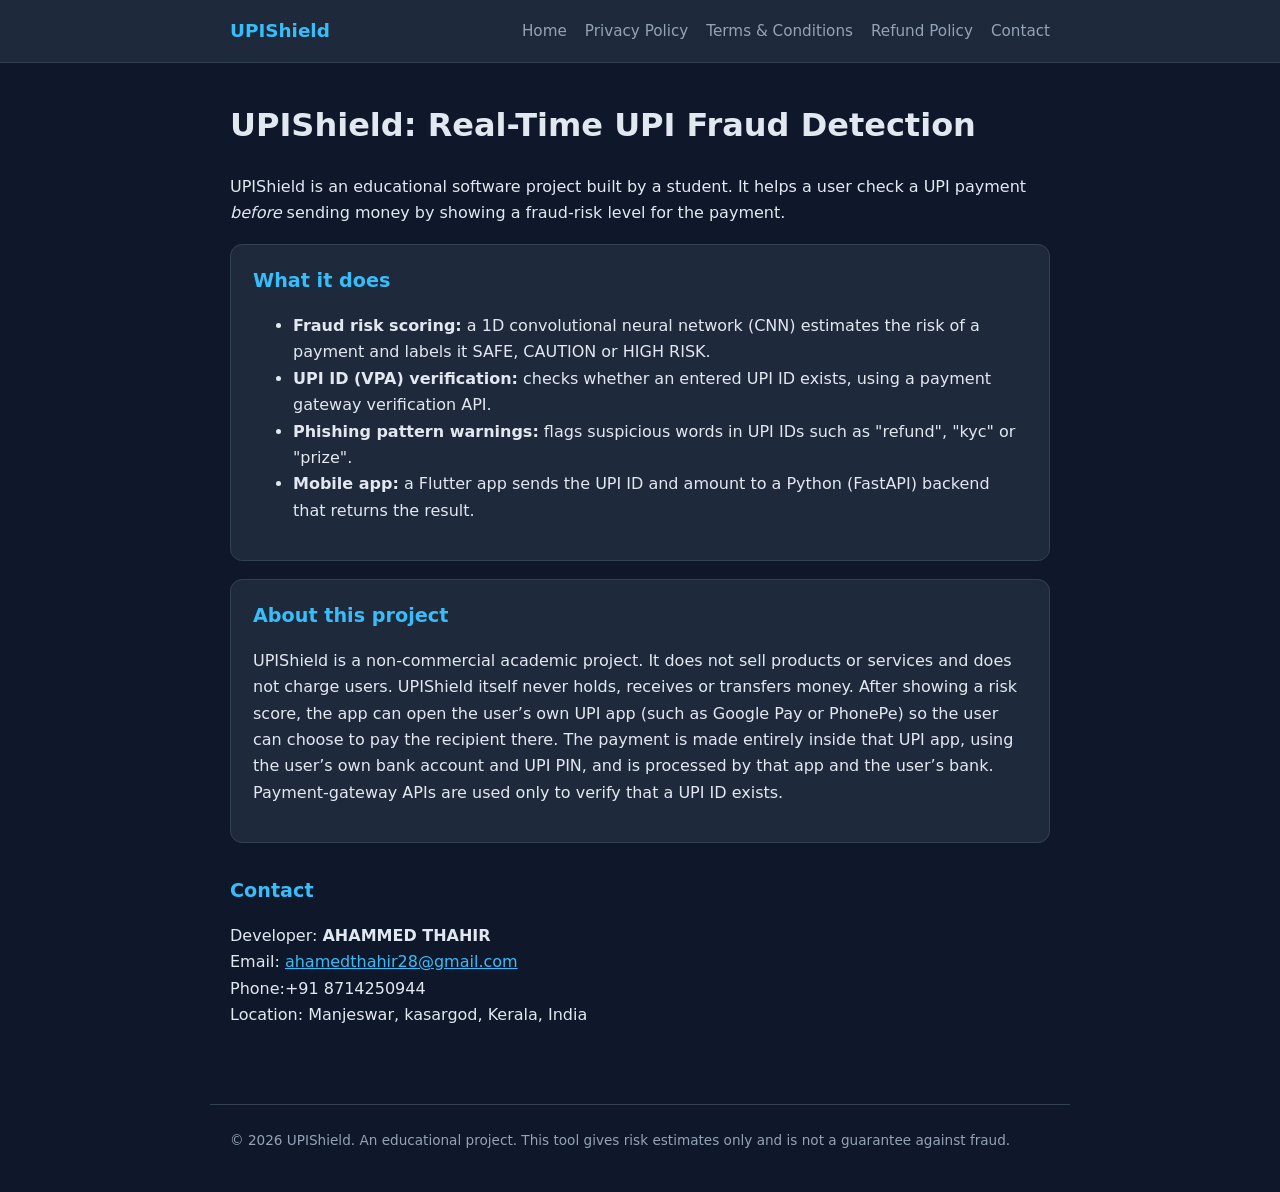
<file: index.html>
<!doctype html>
<html lang="en">
<head>
<meta charset="utf-8">
<meta name="viewport" content="width=device-width, initial-scale=1">
<title>UPIShield – Student UPI Fraud Detection Project</title>
<meta name="description" content="UPIShield is a student project that uses a 1D-CNN deep learning model to estimate fraud risk for UPI payments and checks whether a UPI ID exists.">
<link rel="stylesheet" href="style.css">
</head>
<body>
<header><nav>
  <span class="brand">UPIShield</span>
  <a href="index.html">Home</a>
  <a href="privacy.html">Privacy Policy</a>
  <a href="terms.html">Terms &amp; Conditions</a>
  <a href="refund.html">Refund Policy</a>
  <a href="#contact">Contact</a>
</nav></header>
<main>
  <h1>UPIShield: Real-Time UPI Fraud Detection</h1>
  <p>UPIShield is an educational software project built by a student. It helps a user check a UPI payment <em>before</em> sending money by showing a fraud-risk level for the payment.</p>

  <div class="card">
    <h2 style="margin-top:0">What it does</h2>
    <ul>
      <li><strong>Fraud risk scoring:</strong> a 1D convolutional neural network (CNN) estimates the risk of a payment and labels it SAFE, CAUTION or HIGH RISK.</li>
      <li><strong>UPI ID (VPA) verification:</strong> checks whether an entered UPI ID exists, using a payment gateway verification API.</li>
      <li><strong>Phishing pattern warnings:</strong> flags suspicious words in UPI IDs such as "refund", "kyc" or "prize".</li>
      <li><strong>Mobile app:</strong> a Flutter app sends the UPI ID and amount to a Python (FastAPI) backend that returns the result.</li>
    </ul>
  </div>

  <div class="card">
    <h2 style="margin-top:0">About this project</h2>
    <p>UPIShield is a non-commercial academic project. It does not sell products or services and does not charge users. UPIShield itself never holds, receives or transfers money. After showing a risk score, the app can open the user’s own UPI app (such as Google Pay or PhonePe) so the user can choose to pay the recipient there. The payment is made entirely inside that UPI app, using the user’s own bank account and UPI PIN, and is processed by that app and the user’s bank. Payment-gateway APIs are used only to verify that a UPI ID exists.</p>
  </div>

  <h2 id="contact">Contact</h2>
  <p>Developer: <strong>AHAMMED THAHIR</strong><br>
  Email: <a href="mailto:ahamedthahir28@gmail.com">ahamedthahir28@gmail.com</a><br>
  Phone:+91 8714250944<br>
  Location: Manjeswar, kasargod, Kerala, India</p>
</main>
<footer>&copy; 2026 UPIShield. An educational project. This tool gives risk estimates only and is not a guarantee against fraud.</footer>
</body>
</html>
</file>
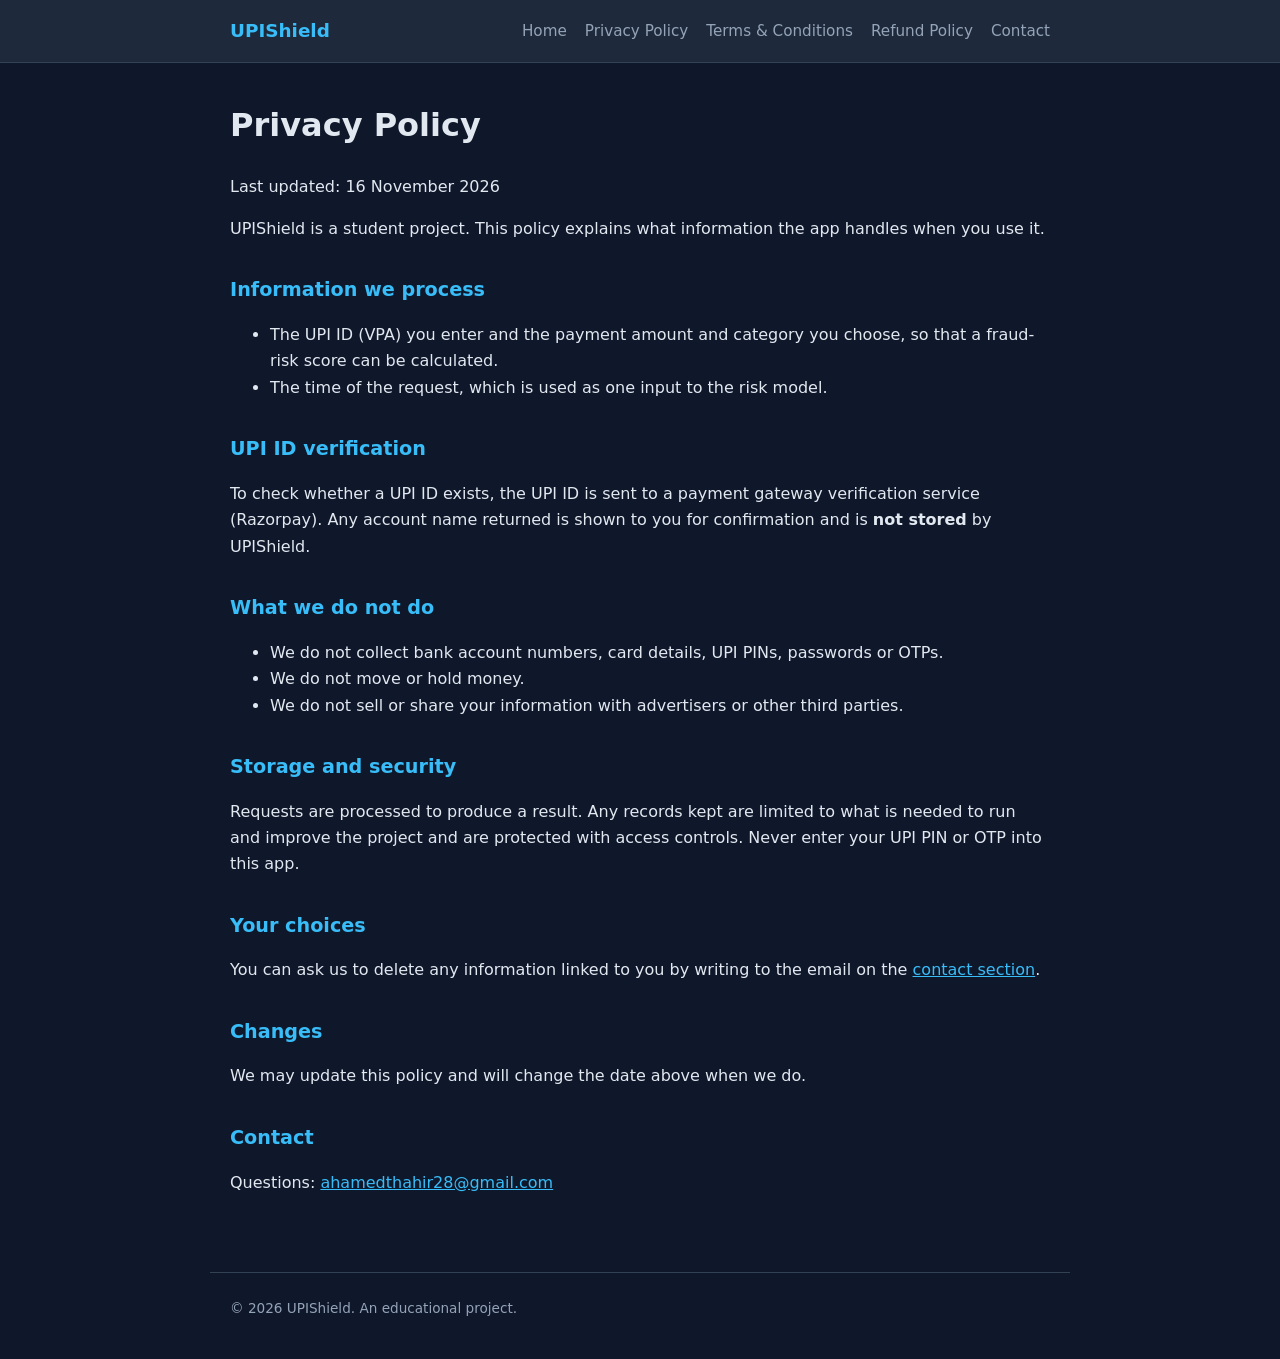
<file: privacy.html>
<!doctype html>
<html lang="en">
<head>
<meta charset="utf-8">
<meta name="viewport" content="width=device-width, initial-scale=1">
<title>Privacy Policy – UPIShield</title>
<link rel="stylesheet" href="style.css">
</head>
<body>
<header><nav>
  <span class="brand">UPIShield</span>
  <a href="index.html">Home</a>
  <a href="privacy.html">Privacy Policy</a>
  <a href="terms.html">Terms &amp; Conditions</a>
  <a href="refund.html">Refund Policy</a>
  <a href="index.html#contact">Contact</a>
</nav></header>
<main>
  <h1>Privacy Policy</h1>
  <p>Last updated: 16 November 2026</p>
  <p>UPIShield is a student project. This policy explains what information the app handles when you use it.</p>

  <h2>Information we process</h2>
  <ul>
    <li>The UPI ID (VPA) you enter and the payment amount and category you choose, so that a fraud-risk score can be calculated.</li>
    <li>The time of the request, which is used as one input to the risk model.</li>
  </ul>

  <h2>UPI ID verification</h2>
  <p>To check whether a UPI ID exists, the UPI ID is sent to a payment gateway verification service (Razorpay). Any account name returned is shown to you for confirmation and is <strong>not stored</strong> by UPIShield.</p>

  <h2>What we do not do</h2>
  <ul>
    <li>We do not collect bank account numbers, card details, UPI PINs, passwords or OTPs.</li>
    <li>We do not move or hold money.</li>
    <li>We do not sell or share your information with advertisers or other third parties.</li>
  </ul>

  <h2>Storage and security</h2>
  <p>Requests are processed to produce a result. Any records kept are limited to what is needed to run and improve the project and are protected with access controls. Never enter your UPI PIN or OTP into this app.</p>

  <h2>Your choices</h2>
  <p>You can ask us to delete any information linked to you by writing to the email on the <a href="index.html#contact">contact section</a>.</p>

  <h2>Changes</h2>
  <p>We may update this policy and will change the date above when we do.</p>

  <h2>Contact</h2>
  <p>Questions: <a href="mailto:ahamedthahir28@gmail.com">ahamedthahir28@gmail.com</a></p>
</main>
<footer>&copy; 2026 UPIShield. An educational project.</footer>
</body>
</html>
</file>
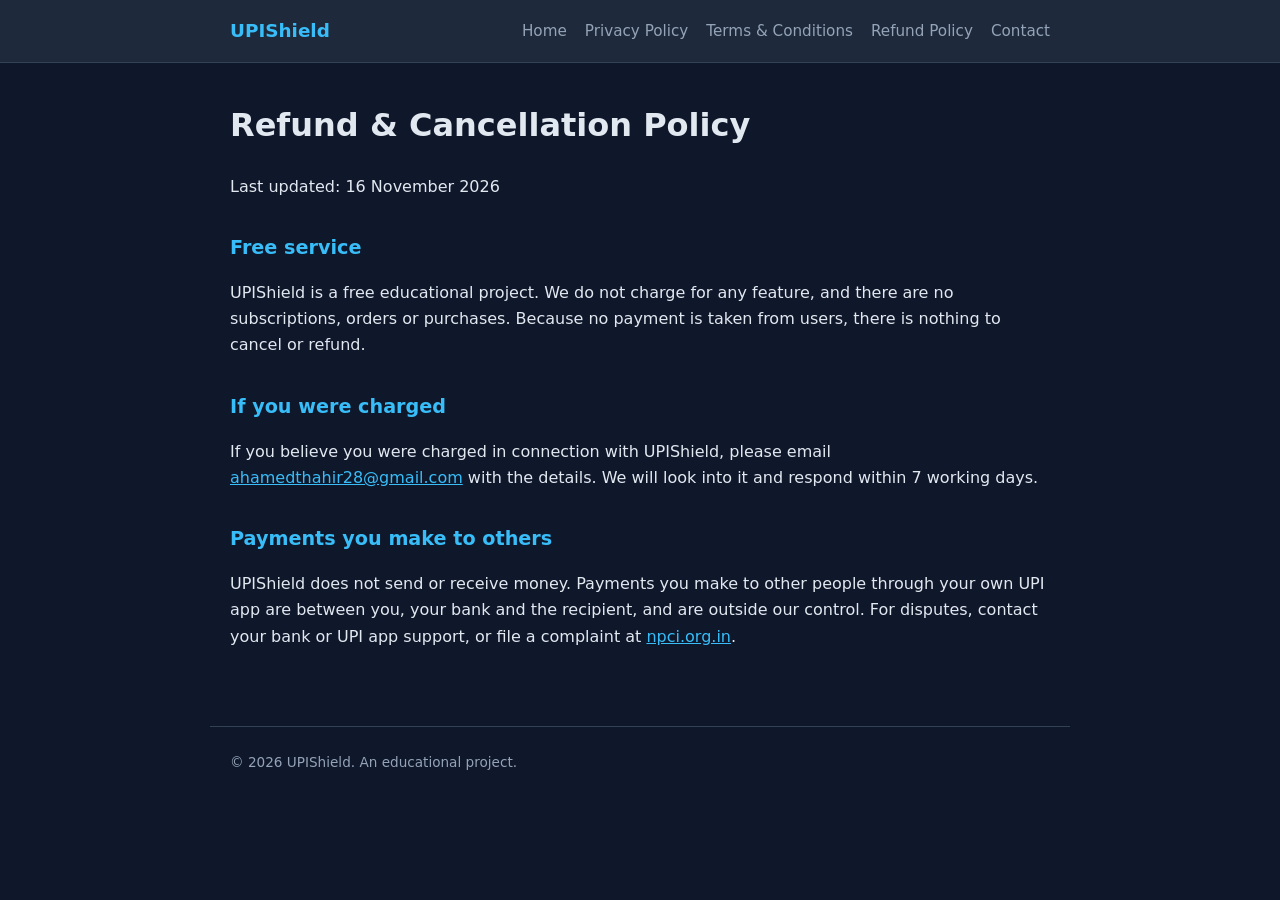
<file: refund.html>
<!doctype html>
<html lang="en">
<head>
<meta charset="utf-8">
<meta name="viewport" content="width=device-width, initial-scale=1">
<title>Refund &amp; Cancellation Policy – UPIShield</title>
<link rel="stylesheet" href="style.css">
</head>
<body>
<header><nav>
  <span class="brand">UPIShield</span>
  <a href="index.html">Home</a>
  <a href="privacy.html">Privacy Policy</a>
  <a href="terms.html">Terms &amp; Conditions</a>
  <a href="refund.html">Refund Policy</a>
  <a href="index.html#contact">Contact</a>
</nav></header>
<main>
  <h1>Refund &amp; Cancellation Policy</h1>
  <p>Last updated: 16 November 2026</p>

  <h2>Free service</h2>
  <p>UPIShield is a free educational project. We do not charge for any feature, and there are no subscriptions, orders or purchases. Because no payment is taken from users, there is nothing to cancel or refund.</p>

  <h2>If you were charged</h2>
  <p>If you believe you were charged in connection with UPIShield, please email <a href="mailto:ahamedthahir28@gmail.com">ahamedthahir28@gmail.com</a> with the details. We will look into it and respond within 7 working days.</p>

  <h2>Payments you make to others</h2>
  <p>UPIShield does not send or receive money. Payments you make to other people through your own UPI app are between you, your bank and the recipient, and are outside our control. For disputes, contact your bank or UPI app support, or file a complaint at <a href="https://www.npci.org.in">npci.org.in</a>.</p>
</main>
<footer>&copy; 2026 UPIShield. An educational project.</footer>
</body>
</html>
</file>
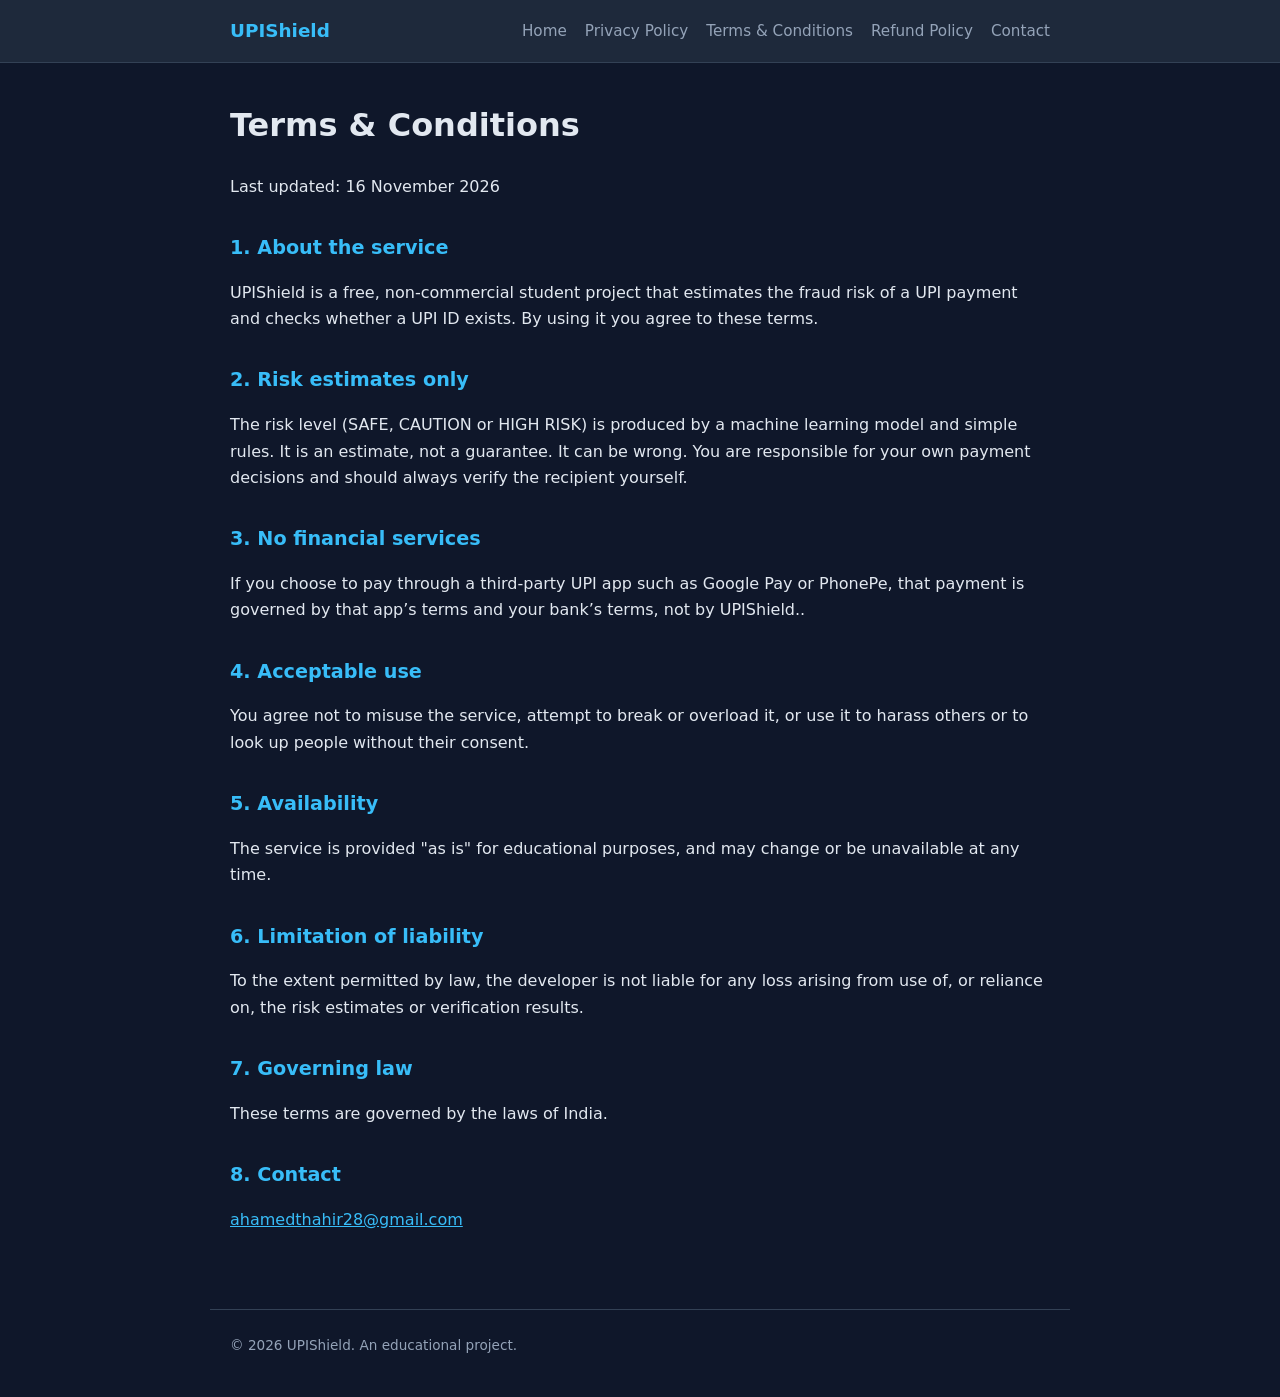
<file: terms.html>
<!doctype html>
<html lang="en">
<head>
<meta charset="utf-8">
<meta name="viewport" content="width=device-width, initial-scale=1">
<title>Terms &amp; Conditions – UPIShield</title>
<link rel="stylesheet" href="style.css">
</head>
<body>
<header><nav>
  <span class="brand">UPIShield</span>
  <a href="index.html">Home</a>
  <a href="privacy.html">Privacy Policy</a>
  <a href="terms.html">Terms &amp; Conditions</a>
  <a href="refund.html">Refund Policy</a>
  <a href="index.html#contact">Contact</a>
</nav></header>
<main>
  <h1>Terms &amp; Conditions</h1>
  <p>Last updated: 16 November 2026</p>

  <h2>1. About the service</h2>
  <p>UPIShield is a free, non-commercial student project that estimates the fraud risk of a UPI payment and checks whether a UPI ID exists. By using it you agree to these terms.</p>

  <h2>2. Risk estimates only</h2>
  <p>The risk level (SAFE, CAUTION or HIGH RISK) is produced by a machine learning model and simple rules. It is an estimate, not a guarantee. It can be wrong. You are responsible for your own payment decisions and should always verify the recipient yourself.</p>

  <h2>3. No financial services</h2>
  <p>If you choose to pay through a third-party UPI app such as Google Pay or PhonePe, that payment is governed by that app’s terms and your bank’s terms, not by UPIShield..</p>

  <h2>4. Acceptable use</h2>
  <p>You agree not to misuse the service, attempt to break or overload it, or use it to harass others or to look up people without their consent.</p>

  <h2>5. Availability</h2>
  <p>The service is provided "as is" for educational purposes, and may change or be unavailable at any time.</p>

  <h2>6. Limitation of liability</h2>
  <p>To the extent permitted by law, the developer is not liable for any loss arising from use of, or reliance on, the risk estimates or verification results.</p>

  <h2>7. Governing law</h2>
  <p>These terms are governed by the laws of India.</p>

  <h2>8. Contact</h2>
  <p><a href="mailto:ahamedthahir28@gmail.com">ahamedthahir28@gmail.com</a></p>
</main>
<footer>&copy; 2026 UPIShield. An educational project.</footer>
</body>
</html>
</file>
<file: style.css>
:root { --bg:#0f172a; --card:#1e293b; --text:#e2e8f0; --muted:#94a3b8; --accent:#38bdf8; }
* { box-sizing:border-box; }
body { margin:0; font-family:system-ui,-apple-system,Segoe UI,Roboto,sans-serif; background:var(--bg); color:var(--text); line-height:1.65; }
header { background:var(--card); border-bottom:1px solid #334155; }
nav { max-width:860px; margin:0 auto; padding:16px 20px; display:flex; flex-wrap:wrap; gap:18px; align-items:center; }
nav .brand { font-weight:700; font-size:1.15rem; color:var(--accent); margin-right:auto; }
nav a { color:var(--muted); text-decoration:none; font-size:.95rem; }
nav a:hover { color:var(--text); }
main { max-width:860px; margin:0 auto; padding:36px 20px 60px; }
h1 { font-size:2rem; margin-top:0; }
h2 { margin-top:2rem; color:var(--accent); font-size:1.2rem; }
.card { background:var(--card); border:1px solid #334155; border-radius:12px; padding:20px 22px; margin:18px 0; }
a { color:var(--accent); }
footer { max-width:860px; margin:0 auto; padding:24px 20px 40px; color:var(--muted); font-size:.85rem; border-top:1px solid #334155; }
</file>
